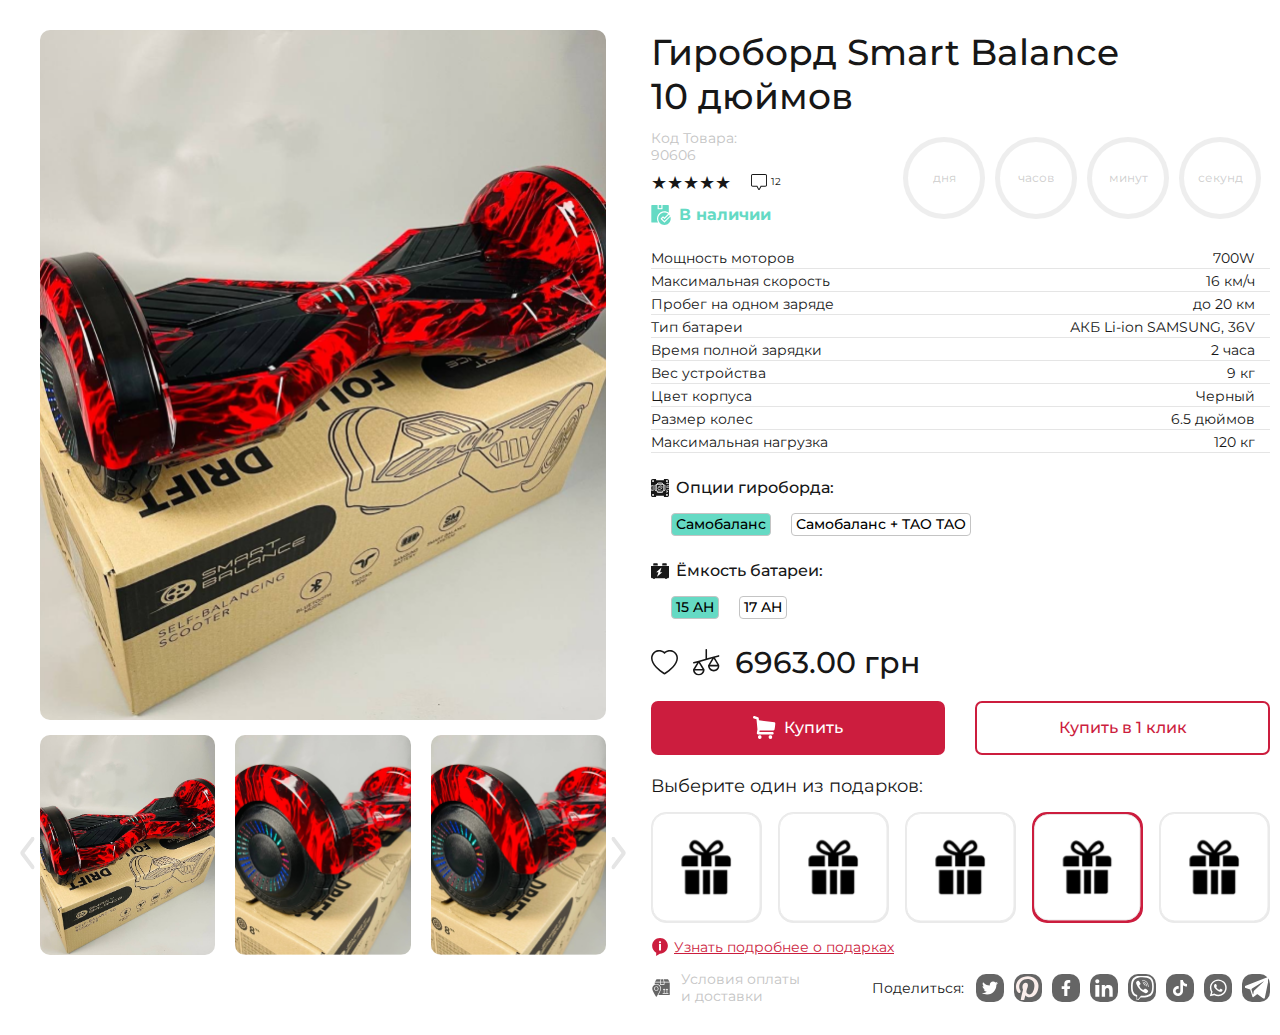
<file: index.html>
<!DOCTYPE html>
<html lang="ru">
	 <head>
	<title>Main</title>
	<meta charset="UTF-8">
	<meta name="format-detection" content="telephone=no">
	<link rel="stylesheet" href="css/style.min.css">
	<link rel="shortcut icon" href="favicon.ico">
	<link rel="apple-touch-icon" href="https://mellowpromo.com/wp-content/themes/mellow/library/images/apple-touch-icon.png">
	<link rel="icon" href="https://mellowpromo.com/wp-content/themes/mellow/favicon.png">
	<link rel='stylesheet' id='wp-block-library-css' href='https://mellowpromo.com/wp-includes/css/dist/block-library/style.min.css' type='text/css' media='all' />
	<link rel='stylesheet' id='contact-form-7-css' href='https://mellowpromo.com/wp-content/plugins/contact-form-7/includes/css/styles.css' type='text/css' media='all' />
	<link rel='stylesheet' id='bones-stylesheet-css' href='https://mellowpromo.com/wp-content/themes/mellow/library/css/style.css' type='text/css' media='all' />
	<link rel='stylesheet' id='bones-stylesheet-child-css' href='https://mellowpromo.com/wp-content/themes/mellow/library/css/mellow.css?v=1638603975' type='text/css' media='all' />
	<!-- <meta name="robots" content="noindex, nofollow"> -->
	<!-- <meta name="viewport" content="width=device-width, initial-scale=1.0, maximum-scale=1.0, user-scalable=0"> -->
	<meta name="viewport" content="width=device-width, initial-scale=1.0">
</head>
	<body>
		<div class="wrapper">
			<main class="page">
				<div class="product">
					<div class="product__container">
						<div class="product__images images-product">
							<div class="images-product__slider">
								<div class="images-product__mainslider _swiper">
									<a href="" class="images-product__mainslide">
										<div class="images-product__image">
											<img src="./img/product-card-main.png" alt="">
										</div>
									</a>
									<a href="" class="images-product__mainslide">
										<div class="images-product__image">
											<img src="./img/product-card.png" alt="">
										</div>
									</a>
									<a href="" class="images-product__mainslide">
										<div class="images-product__image">
											<img src="./img/product-card-main.png" alt="">
										</div>
									</a>
								</div>
								<div class="images-product__subslider _swiper">
									<div class="images-product__subslide">
										<div class="images-product__subimage">
											<img src="./img/product-card-main.png" alt="">
										</div>
									</div>
									<div class="images-product__subslide">
										<div class="images-product__subimage">
											<img src="./img/product-card.png" alt="">
										</div>
									</div>
									<div class="images-product__subslide">
										<div class="images-product__subimage">
											<img src="./img/product-card.png" alt="">
										</div>
									</div>
								</div>
								<div class="images-product__arrows">
									<div class="images-product__arrow-next"><img src="./img/icons-card/arrow.svg" alt=""></div>
									<div class="images-product__arrow-prev"><img src="./img/icons-card/arrow.svg" alt=""></div>
								</div>
							</div>
						</div>
						<div class="product__body">
							<div class="product__items">
								<div class="product__item item-product">
									<h2>Гироборд Smart Balance<br>
										10 дюймов
									</h2>
									<div class="item-product__description description-item-product">
										<div class="description-item-product__left">
											<div class="description-item-product__code">
												Код Товара: 90606
											</div>
											<div class="description-item-product__stars">
												<div class="description-item-product__rating rating">
													<div class="rating__body">
														<div class="rating__active"></div>
														<div class="rating__items">
															<input type="radio" class="rating__item" value="1" name="rating">
															<input type="radio" class="rating__item" value="2" name="rating">
															<input type="radio" class="rating__item" value="3" name="rating">
															<input type="radio" class="rating__item" value="4" name="rating">
															<input type="radio" class="rating__item" value="5" name="rating">
														</div>
													</div>
													<div class="rating__value">0</div>
												</div>
												<a href="" class="description-item-product__comment">
													<img src="./img/icons-card/comment.svg" alt="">
													<span class="description-item-product__num">12</span>
												</a>
											</div>
											<div class="description-item-product__text">
												<img src="./img/icons-card/stock.svg" alt="">
												В наличии
											</div>
										</div>
										<div class="description-item-product__right">
											<div class="timer">
												<div class="item id">
													<div class="d"></div>
													<svg width="83" height="83" xmlns="http://www.w3.org/2000/svg">
														<g>
															<title>clock</title>
															<circle class="circle" r="38" cy="41" cx="41" stroke-width="5.2" fill="none"></circle>
														</g>
													</svg>
												</div>
												<div class="item ih">
													<div class="h"></div>
													<svg width="83" height="83" xmlns="http://www.w3.org/2000/svg">
														<g>
															<title>clock</title>
															<circle class="circle" r="38" cy="41" cx="41" stroke-width="5.2" fill="none"></circle>
														</g>
													</svg>
												</div>
												<div class="item im">
													<div class="m"></div>
													<svg width="83" height="83" xmlns="http://www.w3.org/2000/svg">
														<g>
															<title>clock</title>
															<circle class="circle" r="38" cy="41" cx="41" stroke-width="5.2" fill="none"></circle>
														</g>
													</svg>
												</div>
												<div class="item is">
													<div class="s"></div>
													<svg width="83" height="83" xmlns="http://www.w3.org/2000/svg">
														<g>
															<title>clock</title>
															<circle class="circle" r="38" cy="41" cx="41" stroke-width="5.2" fill="none"></circle>
														</g>
													</svg>
												</div>
											</div>
										</div>
									</div>
									<div class="item-product__characteristic characteristic-item-product">
										<ul>
											<li>
												<span class="characteristic-item-product__label">Мощность моторов</span>
												<span class="characteristic-item-product__cor">700W</span>
											</li>
											<li>
												<span class="characteristic-item-product__label">Максимальная скорость</span>
												<span class="characteristic-item-product__cor">16 км/ч</span>
											</li>
											<li>
												<span class="characteristic-item-product__label">Пробег на одном заряде</span>
												<span class="characteristic-item-product__cor">до 20 км</span>
											</li>
											<li>
												<span class="characteristic-item-product__label">Тип батареи</span>
												<span class="characteristic-item-product__cor">АКБ Li-ion SAMSUNG, 36V</span>
											</li>
											<li>
												<span class="characteristic-item-product__label">Время полной зарядки</span>
												<span class="characteristic-item-product__cor">2 часа</span>
											</li>
											<li>
												<span class="characteristic-item-product__label">Вес устройства</span>
												<span class="characteristic-item-product__cor">9 кг</span>
											</li>
											<li>
												<span class="characteristic-item-product__label">Цвет корпуса</span>
												<span class="characteristic-item-product__cor">Черный</span>
											</li>
											<li>
												<span class="characteristic-item-product__label">Размер колес</span>
												<span class="characteristic-item-product__cor">6.5 дюймов</span>
											</li>
											<li>
												<span class="characteristic-item-product__label">Максимальная нагрузка</span>
												<span class="characteristic-item-product__cor">120 кг</span>
											</li>
										</ul>
									</div>
									<div class="item-product__option option-item-product">
										<div class="option-item-product__text">
											<img src="./img/icons-card/motherboard.svg" alt="">
											<div class="option-item-product__title">Опции гироборда:</div>
										</div>
										<div class="option-item-product__items">
											<div class="option-item-product__item">
												<div class="option-item-product__column">
													<label class="option-item-product__form">
														<input checked data-error="Ошибка" class="option-item-product__input" type="radio" value="1" name="form[]">
														<span class="option-item-product__label">Самобаланс</span>
													</label>
												</div>
												<div class="option-item-product__column">
													<label class="option-item-product__form">
														<input data-error="Ошибка" class="option-item-product__input" type="radio" value="2" name="form[]">
														<span class="option-item-product__label">Самобаланс + TAO TAO</span>
													</label>
												</div>
											</div>
										</div>
									</div>
									<div class="item-product__battery battery-item-product">
										<div class="battery-item-product__text">
											<img src="./img/icons-card/battery.svg" alt="">
											<div class="battery-item-product__title">Ёмкость батареи:</div>
										</div>
										<div class="battery-item-product__items">
											<div class="battery-item-product__item">
												<div class="battery-item-product__column">
													<label class="battery-item-product__form">
														<input checked data-error="Ошибка" class="battery-item-product__input" type="radio" value="1" name="form[2]">
														<span class="battery-item-product__label">15 AH</span>
													</label>
												</div>
												<div class="battery-item-product__column">
													<label class="battery-item-product__form">
														<input data-error="Ошибка" class="battery-item-product__input" type="radio" value="2" name="form[2]">
														<span class="battery-item-product__label">17 AH</span>
													</label>
												</div>
											</div>
										</div>
									</div>
									<div class="item-product__button-buy button-buy-item-product">
										<div class="button-buy-item-product__sum">
											<img src="./img/icons-card/heart.svg" alt="">
											<img src="./img/icons-card/balance.svg" alt="">
											<span>6963.00 грн</span>
										</div>
										<div class="button-buy-item-product__row">
											<a href="" class="button-buy-item-product__button-one">
												<span>Купить</span>
											</a>
											<a href="" class="button-buy-item-product__button-two">
												<span>Купить в 1 клик</span>
											</a>
										</div>
									</div>
									<div class="item-product__presents presents-item-product">
										<div class="presents-item-product__text">
											<div class="presents-item-product__title">Выберите один из подарков:</div>
										</div>
										<div class="presents-item-product__items">
											<div class="presents-item-product__item">
												<div class="presents-item-product__column">
													<label class="presents-item-product__form">
														<input data-error="Ошибка" class="presents-item-product__input" type="radio" value="1" name="form[3]">
														<img class="presents-item-product__label" src="./img/icons-card/presents.svg" alt="">
													</label>
												</div>
												<div class="presents-item-product__column">
													<label class="presents-item-product__form">
														<input data-error="Ошибка" class="presents-item-product__input" type="radio" value="2" name="form[3]">
														<img class="presents-item-product__label" src="./img/icons-card/presents.svg" alt="">
													</label>
												</div>
												<div class="presents-item-product__column">
													<label class="presents-item-product__form">
														<input data-error="Ошибка" class="presents-item-product__input" type="radio" value="3" name="form[3]">
														<img class="presents-item-product__label" src="./img/icons-card/presents.svg" alt="">
													</label>
												</div>
												<div class="presents-item-product__column">
													<label class="presents-item-product__form">
														<input checked data-error="Ошибка" class="presents-item-product__input" type="radio" value="4" name="form[3]">
														<img class="presents-item-product__label" src="./img/icons-card/presents.svg" alt="">
													</label>
												</div>
												<div class="presents-item-product__column">
													<label class="presents-item-product__form">
														<input data-error="Ошибка" class="presents-item-product__input" type="radio" value="5" name="form[3]">
														<img class="presents-item-product__label" src="./img/icons-card/presents.svg" alt="">
													</label>
												</div>
											</div>
										</div>
										<a href="" class="presents-item-product__question">
											<img src="./img/icons-card/question.svg" alt="">
											<span>Узнать подробнее о подарках</span>
										</a>
									</div>
									<div class="item-product__pay pay-item-product">
										<a href="" class="pay-item-product__text">
											<img src="./img/icons-card/pay.svg" alt="">
											<span>Условия оплаты<br>
												и доставки</span>
										</a>
										<div class="pay-item-product__social">
											<div class="social__text">Поделиться:</div>
											<a href="" class="social__icon-twitter"></a>
											<a href="" class="social__icon-penterest"></a>
											<a href="" class="social__icon-facebook"></a>
											<a href="" class="social__icon-in"></a>
											<a href="" class="social__icon-viber"></a>
											<a href="" class="social__icon-tiktok"></a>
											<a href="" class="social__icon-whatsapp"></a>
											<a href="" class="social__icon-telegram"></a>
										</div>
									</div>
								</div>
							</div>
						</div>
					</div>
				</div>
			</main>
			<!-- Swiper -->
<!-- <script src="https://unpkg.com/swiper/swiper-bundle.min.js"></script> -->
<script src="js/vendors.min.js"></script>
<script src="js/app.min.js"></script>

<script type='text/javascript' src='https://mellowpromo.com/wp-content/themes/mellow/library/js/libs/modernizr.custom.min.js' id='bones-modernizr-js'></script>
<script type='text/javascript' src='https://mellowpromo.com/wp-includes/js/jquery/jquery.min.js' id='jquery-core-js'></script>
<script type='text/javascript' src='https://mellowpromo.com/wp-includes/js/jquery/jquery-migrate.min.js' id='jquery-migrate-js'></script>
<script type='text/javascript' src='https://mellowpromo.com/wp-includes/js/dist/vendor/regenerator-runtime.min.js' id='regenerator-runtime-js'></script>
<script type='text/javascript' src='https://mellowpromo.com/wp-includes/js/dist/vendor/wp-polyfill.min.js' id='wp-polyfill-js'></script>
<script type='text/javascript' id='contact-form-7-js-extra'></script>
<script type='text/javascript' src='https://mellowpromo.com/wp-content/plugins/contact-form-7/includes/js/index.js' id='contact-form-7-js'></script>
<script type='text/javascript' src='https://mellowpromo.com/wp-content/themes/mellow/library/js/scripts.js' id='bones-js-js'></script>
<script type='text/javascript' src='https://mellowpromo.com/wp-content/themes/mellow/library/js/mellow.js?v=1638610968' id='bones-js-child-js'></script>
<script type='text/javascript' src='https://mellowpromo.com/wp-includes/js/wp-embed.min.js' id='wp-embed-js'></script>

<script src="https://code.jquery.com/jquery-3.3.6.min.js"></script>


		</body>
	</html>
</file>
<file: css/style.min.css>
@charset "UTF-8";
@import url("https://fonts.googleapis.com/css2?family=Roboto:wght@400;300;700;900&display=swap&subset=cyrillic-ext");
@import url("https://fonts.googleapis.com/css2?family=Paytone+One&display=swap");
@import url("https://fonts.googleapis.com/css2?family=Montserrat:wght@200;400;500;700&display=swap&subset=cyrillic-ext");
@font-face {
  font-family: "icons";
  font-display: swap;
  src: url("../fonts/icons.woff") format("woff"), url("../fonts/icons.woff2#icons") format("woff2");
  font-weight: normal;
  font-style: normal;
  font-display: block;
}
[class^=_icon-]:before,
[class*=" _icon-"]:before {
  font-family: "icons";
  font-style: normal;
  font-weight: normal;
  font-variant: normal;
  text-transform: none;
  line-height: 1;
  -webkit-font-smoothing: antialiased;
  -moz-osx-font-smoothing: grayscale;
}

[class^=_icon-]:before,
[class*=" _icon-"]:before {
  display: block;
}

._icon-arrow:before {
  content: "\e900";
}

/*$maxWidthContainer: 1280;*/
* {
  padding: 0px;
  margin: 0px;
  border: 0px;
}

*,
*:before,
*:after {
  -moz-box-sizing: border-box;
  -webkit-box-sizing: border-box;
  box-sizing: border-box;
}

aside,
nav,
footer,
header,
section {
  display: block;
}

html {
  font-size: 14px;
}

html,
body {
  height: 100%;
  min-width: 375px;
}

body {
  line-height: 1;
  font-family: "Paytone One", sans-serif;
  -ms-text-size-adjust: 100%;
  -moz-text-size-adjust: 100%;
  -webkit-text-size-adjust: 100%;
}

input,
button,
textarea {
  font-family: "Paytone One", sans-serif;
  font-size: inherit;
}

input::-ms-clear {
  display: none;
}

button {
  cursor: pointer;
  background-color: inherit;
}

button::-moz-focus-inner {
  padding: 0;
  border: 0;
}

a,
a:visited {
  text-decoration: none;
}

a:hover {
  text-decoration: none;
}

ul li {
  list-style: none;
}

img {
  vertical-align: top;
}

h1,
h2,
h3,
h4,
h5,
h6 {
  font-weight: inherit;
  font-size: inherit;
}

/*
&::-webkit-scrollbar {
	display: none;
}
*/
body {
  height: 100%;
  color: #000000;
}

.wrapper {
  width: 100%;
  min-height: 100%;
  position: relative;
}

._container {
  max-width: 1400px;
  margin: 0 auto;
}
@media (max-width: 1412) {
  ._container {
    max-width: 970px;
  }
}
@media (max-width: 991.98) {
  ._container {
    max-width: 750px;
  }
}
@media (max-width: 767.98) {
  ._container {
    max-width: none;
  }
}
@media (max-width: 479.98) {
  ._container {
    max-width: none;
  }
}

._swiper {
  overflow: hidden;
}
._swiper .swiper-wrapper {
  width: 100%;
  height: 100%;
  box-sizing: content-box;
  display: flex;
  position: relative;
}
._swiper.swiper-container-vertical .swiper-wrapper {
  flex-direction: column;
}
._swiper.swiper-container-autoheight .swiper-wrapper {
  align-items: flex-start;
}

.swiper-container-initialized .swiper-slide {
  flex-shrink: 0;
}

.swiper-container-android .swiper-slide,
.swiper-container-android .swiper-wrapper {
  transform: translate3d(0px, 0, 0);
}

.swiper-button-lock {
  display: none !important;
}

._tabs-block {
  display: none;
}
._tabs-block._active {
  display: block;
}

.mirror {
  transform: scale(-1, 1);
}

.nicescroll-rails {
  z-index: 1000 !important;
}

._custom-scroll {
  position: fixed;
  right: 0;
  top: 0;
  width: 3px;
  height: 100%;
  z-index: 1000;
}
._custom-scroll__line {
  background-color: rgba(0, 0, 0, 0.5);
  border-radius: 3px 0 0 3px;
  position: relative;
  left: 0;
  top: 0;
  width: 100%;
}

.product {
  margin: 30px 0px 30px 0px;
}
.product__container {
  display: flex;
  padding: 0px 10px 0px 10px;
}
@media (max-width: 1200px) {
  .product__container {
    flex-direction: column;
  }
}
.product__images {
  position: relative;
  flex: 0 1 760px;
  min-width: 0;
  margin: 0px 15px 0px 0px;
  padding: 0px 30px 0px 30px;
}
@media (max-width: 1200px) {
  .product__images {
    flex: 0 1 100%;
    margin: 0px 0px 30px 0px;
  }
}
.product__body {
  flex: 0 1 624px;
}
@media (max-width: 1200px) {
  .product__body {
    flex: 0 1 100%;
  }
}
.product__item h2 {
  font-family: "Montserrat", sans-serif;
  font-weight: 500;
  font-size: 36px;
  line-height: 44px;
  color: #171717;
  margin: 0px 0px 12px 0px;
}
@media (max-width: 480px) {
  .product__item h2 {
    font-size: 32px;
  }
}

.images-product__slider {
  position: relative;
}
.images-product__image {
  display: flex;
  align-items: center;
  justify-content: center;
  margin: 0px 0px 15px 0px;
}
.images-product__image img {
  border-radius: 10px;
  width: 100%;
  height: 690px;
  object-fit: cover;
}
@media (max-width: 600px) {
  .images-product__image img {
    height: 400px;
  }
}
.images-product__subslider {
  margin: 0px -10px;
}
.images-product__subslide {
  padding: 0px 10px;
}
.images-product__subimage {
  transition: all 0.3s ease 0s;
}
.images-product__subimage img {
  border-radius: 10px;
  width: 100%;
  height: 220px;
  object-fit: cover;
}
@media (max-width: 480px) {
  .images-product__subimage img {
    height: 180px;
  }
}
.images-product__arrows {
  cursor: pointer;
  display: flex;
  position: absolute;
  top: 89%;
  transform: translate(0px, -50%);
  width: calc(100% + 50px);
  z-index: 5;
  left: -25px;
  justify-content: space-between;
}
@media (max-width: 600px) {
  .images-product__arrows {
    top: 85%;
  }
}
.images-product__arrow-next {
  color: #c4c4c4;
  font-size: 26px;
}
.images-product__arrow-prev {
  color: #c4c4c4;
  font-size: 26px;
  transform: rotate(180deg);
}

.item-product__description {
  display: flex;
  align-items: center;
  justify-content: space-between;
  margin: 0px 0px 23px 0px;
}
@media (max-width: 600px) {
  .item-product__description {
    align-items: start;
    justify-content: start;
    flex-direction: column;
  }
}
.item-product__characteristic {
  margin: 0px 0px 25px 0px;
}
.item-product__option {
  margin: 0px 0px 25px 0px;
}
.item-product__battery {
  margin: 0px 0px 25px 0px;
}
.item-product__button-buy {
  margin: 0px 0px 20px 0px;
}
.item-product__presents {
  margin: 0px 0px 15px 0px;
}
.item-product__pay {
  display: flex;
  justify-content: space-between;
}
@media (max-width: 650px) {
  .item-product__pay {
    flex-direction: column;
    justify-content: start;
  }
}

.description-item-product__left {
  flex: 0 1 133px;
}
@media (max-width: 600px) {
  .description-item-product__left {
    flex: 1 1 100%;
    margin: 0px 0px 20px 0px;
  }
}
.description-item-product__right {
  flex: 0 1 367px;
}
@media (max-width: 600px) {
  .description-item-product__right {
    flex: 1 1 100%;
  }
}
.description-item-product__code {
  font-family: "Montserrat", sans-serif;
  font-weight: 400;
  font-size: 14px;
  line-height: 17px;
  color: #c4c4c4;
  margin: 0px 0px 10px 0px;
}
.description-item-product__stars {
  display: flex;
  align-items: center;
  margin: 0px 0px 15px 0px;
}
.description-item-product__rating {
  display: flex;
  align-items: flex-end;
  font-size: 18px;
  line-height: 0.75;
  transition: opacity 0.3s ease 0s;
  margin: 0px 20px 0px 0px;
}
.description-item-product__comment {
  display: flex;
  align-items: center;
}
.description-item-product__comment img {
  width: 16px;
  height: 16px;
}
.description-item-product__num {
  font-family: "Montserrat", sans-serif;
  font-weight: 400;
  font-size: 10px;
  line-height: 12px;
  color: #171717;
  display: flex;
  margin: 0px 0px 0px 4px;
}
.description-item-product__text {
  font-family: "Montserrat", sans-serif;
  font-weight: 700;
  font-size: 16px;
  line-height: 20px;
  color: #65dac4;
}
.description-item-product__text img {
  width: 20px;
  height: 20px;
  margin: 0px 3px 0px 0px;
}

.rating__body {
  position: relative;
}
.rating__body::before {
  content: "★★★★★";
  display: block;
  color: #171717;
}
.rating__active {
  position: absolute;
  width: 0%;
  height: 100%;
  top: 0;
  left: 0;
  overflow: hidden;
}
.rating__active::before {
  content: "★★★★★";
  position: absolute;
  width: 100%;
  height: 100%;
  top: 0;
  left: 0;
  color: #ffd300;
}
.rating__items {
  display: flex;
  position: absolute;
  width: 100%;
  height: 100%;
  top: 0;
  left: 0;
}
.rating__item {
  flex: 0 0 16%;
  height: 100%;
  opacity: 0;
}
.rating__value {
  display: none;
}

.timer {
  display: flex;
}

.item {
  display: flex;
  position: relative;
}
.item:not(:last-child) {
  margin-right: 10px;
}
.item .d,
.item .h,
.item .m,
.item .s {
  display: flex;
  flex-direction: column;
  justify-content: center;
  align-items: center;
  position: absolute;
  top: 0;
  left: 0;
  bottom: 0;
  right: 0;
  background: #fff;
  border-radius: 50%;
  border: 5px solid rgba(160, 160, 160, 0.18);
  font-family: "Montserrat", sans-serif;
  font-weight: 500;
  font-size: 16px;
  line-height: 20px;
  color: #171717;
}
.item .d:after,
.item .h:after,
.item .m:after,
.item .s:after {
  font-family: "Montserrat", sans-serif;
  color: rgba(23, 23, 23, 0.2);
  font-weight: 500;
  font-size: 12px;
  line-height: 15px;
}
.item svg {
  width: 82px;
  height: 82px;
  transform: rotate(-90deg);
  stroke: #65dac4;
}
.item .circle {
  stroke-dasharray: 245;
  stroke-dashoffset: 245;
  transition: all 300ms linear;
}

.d:after {
  content: "дня";
}

.h:after {
  content: "часов";
}

.m:after {
  content: "минут";
}

.s:after {
  content: "секунд";
}

.characteristic-item-product ul li {
  display: flex;
  justify-content: space-between;
  align-items: center;
  border-bottom: 1px solid #e5e5e5;
  margin: 2px 0px 2px 0px;
}
.characteristic-item-product__label {
  font-family: "Montserrat", sans-serif;
  font-weight: 400;
  font-size: 14px;
  line-height: 20px;
  color: #171717;
  margin: 0px 20px 0px 0px;
}
.characteristic-item-product__cor {
  font-family: "Montserrat", sans-serif;
  font-weight: 400;
  font-size: 14px;
  line-height: 20px;
  color: #171717;
  margin: 0px 15px 0px 0px;
}
@media (max-width: 480px) {
  .characteristic-item-product__cor {
    width: 200px;
    text-align: right;
    margin: 0px 0px 0px 0px;
  }
}

.option-item-product__text {
  display: flex;
  align-items: center;
  margin: 0px 0px 15px 0px;
}
.option-item-product__text img {
  width: 18px;
  height: 18px;
  margin: 0px 7px 0px 0px;
}
.option-item-product__title {
  font-family: "Montserrat", sans-serif;
  font-weight: 500;
  font-size: 16px;
  line-height: 20px;
  color: #171717;
}
.option-item-product__items {
  margin: 0px 20px 0px 20px;
}
.option-item-product__item {
  display: flex;
  flex-wrap: wrap;
  margin: -10px;
}
.option-item-product__column {
  padding: 10px;
}
.option-item-product__form {
  position: relative;
}
.option-item-product__input {
  position: absolute;
  width: 0;
  height: 0;
  opacity: 0;
  visibility: hidden;
}
.option-item-product__input:checked + .option-item-product__label {
  border-radius: 4px;
  background-color: #65dac4;
}
.option-item-product__label {
  display: inline-flex;
  align-items: center;
  position: relative;
  cursor: pointer;
  padding: 2px 4px;
  text-align: center;
  align-items: center;
  border-radius: 4px;
  border: 1px solid #c4c4c4;
  background-color: #ffffff;
  font-family: "Montserrat", sans-serif;
  font-weight: 500;
  font-size: 14px;
  line-height: 17px;
  color: #000000;
}

.battery-item-product__text {
  display: flex;
  align-items: center;
  margin: 0px 0px 15px 0px;
}
.battery-item-product__text img {
  width: 18px;
  height: 18px;
  margin: 0px 7px 0px 0px;
}
.battery-item-product__title {
  font-family: "Montserrat", sans-serif;
  font-weight: 500;
  font-size: 16px;
  line-height: 20px;
  color: #171717;
}
.battery-item-product__items {
  margin: 0px 20px 0px 20px;
}
.battery-item-product__item {
  display: flex;
  flex-wrap: wrap;
  margin: -10px;
}
.battery-item-product__column {
  padding: 10px;
}
.battery-item-product__form {
  position: relative;
}
.battery-item-product__input {
  position: absolute;
  width: 0;
  height: 0;
  opacity: 0;
  visibility: hidden;
}
.battery-item-product__input:checked + .battery-item-product__label {
  border-radius: 4px;
  background-color: #65dac4;
}
.battery-item-product__label {
  display: inline-flex;
  align-items: center;
  position: relative;
  cursor: pointer;
  padding: 2px 4px;
  text-align: center;
  align-items: center;
  border-radius: 4px;
  border: 1px solid #c4c4c4;
  background-color: #ffffff;
  font-family: "Montserrat", sans-serif;
  font-weight: 500;
  font-size: 14px;
  line-height: 17px;
  color: #000000;
}

.button-buy-item-product__sum {
  display: flex;
  align-items: center;
  margin: 0px 0px 20px 0px;
}
.button-buy-item-product__sum img {
  width: 27px;
  height: 27px;
  margin: 0px 15px 0px 0px;
}
.button-buy-item-product__sum span {
  font-family: "Montserrat", sans-serif;
  font-weight: 500;
  font-size: 30px;
  line-height: 37px;
  color: #171717;
}
.button-buy-item-product__row {
  display: flex;
}
.button-buy-item-product__button-one {
  flex: 0 1 296px;
  margin: 0px 15px 0px 0px;
  background: #cc1d3e;
  border-radius: 7px;
  padding: 15px;
  transition: all 0.3s ease 0s;
}
.button-buy-item-product__button-one span {
  transition: all 0.3s ease 0s;
  display: flex;
  justify-content: center;
  align-items: center;
  text-align: center;
  font-family: "Montserrat", sans-serif;
  font-weight: 500;
  font-size: 16px;
  line-height: 20px;
  color: #ffffff;
}
.button-buy-item-product__button-one span::before {
  content: "";
  transition: all 0.3s ease 0s;
  display: block;
  background: url("../img/icons-card/shopping-cart.svg") 0 0 no-repeat;
  width: 23px;
  height: 23px;
  margin: 0px 8px 0px 0px;
}
.button-buy-item-product__button-one:hover {
  transition: all 0.3s ease 0s;
  background: #65dac4;
}
.button-buy-item-product__button-one:hover span {
  transition: all 0.3s ease 0s;
  font-weight: 500;
  color: #171717;
}
.button-buy-item-product__button-one:hover span::before {
  content: "";
  transition: all 0.3s ease 0s;
  background: url("../img/icons-card/shopping-cart-black.svg") 0 0 no-repeat;
}
.button-buy-item-product__button-two {
  flex: 0 1 296px;
  margin: 0px 0px 0px 15px;
  background: #ffffff;
  border: 2px solid #cc1d3e;
  box-sizing: border-box;
  border-radius: 7px;
  padding: 15px;
  transition: all 0.3s ease 0s;
}
.button-buy-item-product__button-two span {
  display: flex;
  justify-content: center;
  align-items: center;
  text-align: center;
  font-family: "Montserrat", sans-serif;
  font-weight: 500;
  font-size: 16px;
  line-height: 20px;
  color: #cc1d3e;
}
.button-buy-item-product__button-two:hover {
  transition: all 0.3s ease 0s;
  border: 2px solid #65dac4;
}
.button-buy-item-product__button-two:hover span {
  transition: all 0.3s ease 0s;
  font-weight: 500;
  color: #171717;
}

.presents-item-product__text {
  margin: 0px 0px 15px 0px;
}
.presents-item-product__title {
  font-family: "Montserrat", sans-serif;
  font-weight: 400;
  font-size: 18px;
  line-height: 22px;
  color: #171717;
}
.presents-item-product__items {
  margin: 0px 0px 15px 0px;
}
.presents-item-product__item {
  display: flex;
  margin: -8px -8px;
}
@media (max-width: 650px) {
  .presents-item-product__item {
    flex-wrap: wrap;
  }
}
.presents-item-product__column {
  padding: 8px 8px;
}
@media (max-width: 650px) {
  .presents-item-product__column {
    flex: 0 1 20%;
  }
}
.presents-item-product__form {
  position: relative;
}
.presents-item-product__input {
  position: absolute;
  width: 0;
  height: 0;
  opacity: 0;
  visibility: hidden;
}
.presents-item-product__label {
  cursor: pointer;
  border: 1px solid #eaeaea;
  background-color: #eaeaea;
  box-sizing: border-box;
  border-radius: 15px;
  width: 111px;
  height: 111px;
}
.presents-item-product__question {
  display: flex;
  align-items: center;
  transition: all 0.3s ease 0s;
}
.presents-item-product__question img {
  width: 18px;
  height: 18px;
  margin: 0px 5px 0px 0px;
}
.presents-item-product__question span {
  font-family: "Montserrat", sans-serif;
  font-weight: 400;
  font-size: 14px;
  line-height: 17px;
  text-decoration-line: underline;
  color: #cc1d3e;
}
.presents-item-product__question:hover span {
  transition: all 0.3s ease 0s;
  text-decoration-line: none;
}

.presents-item-product__input:checked + .presents-item-product__label {
  border: 2px solid #cc1d3e;
  background-color: #cc1d3e;
  box-sizing: border-box;
  border-radius: 15px;
}

.pay-item-product__text {
  display: flex;
  align-items: center;
  transition: all 0.3s ease 0s;
}
.pay-item-product__text span {
  font-family: "Montserrat", sans-serif;
  font-weight: 400;
  font-size: 14px;
  line-height: 17px;
  color: #c4c4c4;
}
.pay-item-product__text img {
  width: 20px;
  height: 20px;
  margin: 0px 10px 0px 0px;
}
.pay-item-product__text:hover span {
  transition: all 0.3s ease 0s;
  text-decoration: underline;
  color: #c4c4c4;
}
@media (max-width: 650px) {
  .pay-item-product__text {
    margin: 0px 0px 20px 0px;
  }
}
.pay-item-product__social {
  display: flex;
  flex-wrap: wrap;
  align-items: center;
}

.social__text {
  font-family: "Montserrat", sans-serif;
  font-weight: 400;
  font-size: 14px;
  line-height: 17px;
  color: #171717;
  margin: 0px 12px 0px 0px;
}
.social__icon-twitter {
  cursor: pointer;
  display: flex;
  justify-content: center;
  align-items: center;
  width: 28px;
  height: 28px;
  background: #656565;
  border-radius: 10px;
  margin: 0px 10px 0px 0px;
  transition: all 0.3s ease 0s;
}
.social__icon-twitter::before {
  content: "";
  display: block;
  width: 24px;
  height: 24px;
  background: url("../img/icons-card/twitter.svg") 50% 50% no-repeat;
}
.social__icon-twitter:last-child {
  margin: 0px 0px 0px 0px;
}
.social__icon-twitter:hover {
  transition: all 0.3s ease 0s;
  background: #cc1d3e;
}
.social__icon-penterest {
  cursor: pointer;
  display: flex;
  justify-content: center;
  align-items: center;
  width: 28px;
  height: 28px;
  background: #656565;
  border-radius: 10px;
  margin: 0px 10px 0px 0px;
  transition: all 0.3s ease 0s;
}
.social__icon-penterest::before {
  content: "";
  display: block;
  width: 24px;
  height: 24px;
  background: url("../img/icons-card/pinterest.svg") 0 0 no-repeat;
}
.social__icon-penterest:last-child {
  margin: 0px 0px 0px 0px;
}
.social__icon-penterest:hover {
  transition: all 0.3s ease 0s;
  background: #cc1d3e;
}
.social__icon-facebook {
  cursor: pointer;
  display: flex;
  justify-content: center;
  align-items: center;
  width: 28px;
  height: 28px;
  background: #656565;
  border-radius: 10px;
  margin: 0px 10px 0px 0px;
  transition: all 0.3s ease 0s;
}
.social__icon-facebook::before {
  content: "";
  display: block;
  width: 24px;
  height: 24px;
  background: url("../img/icons-card/facebook.svg") 50% 50% no-repeat;
}
.social__icon-facebook:last-child {
  margin: 0px 0px 0px 0px;
}
.social__icon-facebook:hover {
  transition: all 0.3s ease 0s;
  background: #cc1d3e;
}
.social__icon-in {
  border-radius: 10px;
  margin: 0px 10px 0px 0px;
}
.social__icon-in::before {
  content: "";
  display: block;
  cursor: pointer;
  display: flex;
  justify-content: center;
  align-items: center;
  width: 28px;
  height: 28px;
  border-radius: 10px;
  transition: all 0.3s ease 0s;
  background: url("../img/icons-card/in.svg") 50% 50% no-repeat;
}
.social__icon-in:last-child {
  margin: 0px 0px 0px 0px;
}
.social__icon-in:hover {
  transition: all 0.3s ease 0s;
  background: #cc1d3e;
  border-radius: 10px;
}
.social__icon-viber {
  cursor: pointer;
  display: flex;
  justify-content: center;
  align-items: center;
  width: 28px;
  height: 28px;
  background: #656565;
  border-radius: 10px;
  margin: 0px 10px 0px 0px;
  transition: all 0.3s ease 0s;
}
.social__icon-viber::before {
  content: "";
  display: block;
  width: 24px;
  height: 24px;
  background: url("../img/icons-card/viber.svg") 50% 50% no-repeat;
}
.social__icon-viber:last-child {
  margin: 0px 0px 0px 0px;
}
.social__icon-viber:hover {
  transition: all 0.3s ease 0s;
  background: #cc1d3e;
}
.social__icon-tiktok {
  margin: 0px 10px 0px 0px;
  border-radius: 10px;
}
.social__icon-tiktok::before {
  content: "";
  display: block;
  cursor: pointer;
  display: flex;
  justify-content: center;
  align-items: center;
  width: 28px;
  height: 28px;
  border-radius: 10px;
  transition: all 0.3s ease 0s;
  background: url("../img/icons-card/tik-tok.svg") 50% 50% no-repeat;
}
.social__icon-tiktok:last-child {
  margin: 0px 0px 0px 0px;
}
.social__icon-tiktok:hover {
  transition: all 0.3s ease 0s;
  background: #cc1d3e;
  border-radius: 10px;
}
.social__icon-whatsapp {
  border-radius: 10px;
  margin: 0px 10px 0px 0px;
}
.social__icon-whatsapp::before {
  content: "";
  display: block;
  cursor: pointer;
  display: flex;
  justify-content: center;
  align-items: center;
  width: 28px;
  height: 28px;
  border-radius: 10px;
  transition: all 0.3s ease 0s;
  background: url("../img/icons-card/whatsapp.svg") 50% 50% no-repeat;
}
.social__icon-whatsapp:last-child {
  margin: 0px 0px 0px 0px;
}
.social__icon-whatsapp:hover {
  transition: all 0.3s ease 0s;
  background: #cc1d3e;
  border-radius: 10px;
}
.social__icon-telegram {
  cursor: pointer;
  display: flex;
  justify-content: center;
  align-items: center;
  width: 28px;
  height: 28px;
  background: #656565;
  border-radius: 10px;
  margin: 0px 10px 0px 0px;
  transition: all 0.3s ease 0s;
}
.social__icon-telegram::before {
  content: "";
  display: block;
  width: 23px;
  height: 23px;
  background: url("../img/icons-card/telegram.svg") 50% 50% no-repeat;
}
.social__icon-telegram:last-child {
  margin: 0px 0px 0px 0px;
}
.social__icon-telegram:hover {
  transition: all 0.3s ease 0s;
  background: #cc1d3e;
}

._swiper {
  overflow: hidden;
}
._swiper .swiper-wrapper {
  width: 100%;
  height: 100%;
  box-sizing: content-box;
  display: flex;
  position: relative;
}
._swiper.swiper-container-vertical .swiper-wrapper {
  flex-direction: column;
}
._swiper.swiper-container-autoheight .swiper-wrapper {
  align-items: flex-start;
}

.swiper-container-initialized .swiper-slide {
  flex-shrink: 0;
}

.swiper-container-android .swiper-slide,
.swiper-container-android .swiper-wrapper {
  transform: translate3d(0px, 0, 0);
}

.swiper-button-lock {
  display: none !important;
}

.page__main-home-about {
  position: relative;
  z-index: 1;
  margin: 90px 0px 0px 0px;
}
@media (max-width: 767.98px) {
  .page__main-home-about {
    margin: 90px 0px 0px 0px;
  }
}
.page__do {
  position: relative;
  z-index: 4;
  margin: -153px 0px 0px 0px;
}
@media (max-width: 991.98px) {
  .page__do {
    margin: -90px 0px 0px 0px;
  }
}
.page__benefits {
  position: relative;
  padding: 0px 0px 100px 0px;
}
@media (max-width: 991.98px) {
  .page__benefits {
    padding: 0px 0px 65px 0px;
  }
}

.main-home-about__bg {
  height: 363px;
}
@media (max-width: 767.98px) {
  .main-home-about__bg {
    height: 340px;
  }
}
.main-home-about__image-1 {
  position: absolute;
  width: 100%;
  height: 100%;
  object-fit: cover;
}
@media (min-width: 1412px) {
  .main-home-about__image-1 {
    object-position: 0% 3%;
  }
}

.do__content {
  margin: 0px 40px 0px 40px;
  background: rgba(47, 47, 47, 0.9);
}
@media (max-width: 991.98px) {
  .do__content {
    margin: 0px 0px 0px 0px;
  }
}
.do__row {
  display: flex;
  justify-content: space-between;
}
@media (max-width: 991.98px) {
  .do__row {
    flex-direction: column;
    justify-content: start;
    margin: 0px 40px 0px 40px;
  }
}
@media (max-width: 479.98px) {
  .do__row {
    margin: 0px 25px 0px 25px;
  }
}
.do__column:first-child {
  flex: 0 1 574px;
  margin: 0px 90px 0px 0px;
}
.do__column:last-child {
  flex: 0 1 690px;
  margin: 0px 0px 0px 0px;
}
@media (max-width: 991.98px) {
  .do__column:first-child {
    flex: 0 1 100%;
    margin: 0px 0px 50px 0px;
  }
  .do__column:last-child {
    flex: 0 1 100%;
    margin: 0px 0px 0px 0px;
  }
}
@media (max-width: 479.98px) {
  .do__column:first-child {
    margin: 0px 0px 30px 0px;
  }
}
.do__items {
  position: relative;
  z-index: 10;
  margin: 46px 0px 68px 0px;
  padding: 26px 55px 45px 55px;
  background: linear-gradient(90deg, #2f2f2f 7.99%, rgba(255, 255, 255, 0.442) 162.67%);
}
@media (max-width: 991.98px) {
  .do__items {
    background: linear-gradient(-180deg, #2f2f2f 7.99%, rgba(255, 255, 255, 0.442) 162.67%);
    margin: 0px 0px 0px 0px;
    padding: 20px 30px 30px 30px;
  }
}
.do__item {
  padding: 26px 50px 0px 0px;
  margin: 46px 0px 68px 0px;
}
@media (max-width: 991.98px) {
  .do__item {
    margin: 0px 0px 0px 0px;
    padding: 0px 30px 65px 30px;
  }
}
@media (max-width: 479.98px) {
  .do__item {
    padding: 0px 30px 50px 30px;
  }
}

.item-do__title {
  font-family: "Paytone One", sans-serif;
  font-size: 40px;
  line-height: 56px;
  color: #ffd600;
  margin: 0px 0px 30px 0px;
}
@media (max-width: 991.98px) {
  .item-do__title {
    font-size: 40px;
    line-height: 56px;
  }
  .item-do__title span {
    color: #ffffff;
  }
}
@media (max-width: 479.98px) {
  .item-do__title {
    margin: 0px 0px 20px 0px;
  }
}
.item-do__text {
  font-family: "Roboto", sans-serif;
  font-weight: 400;
  font-size: 14px;
  line-height: 16px;
  color: #ffffff;
}
.item-do__text span {
  font-weight: 700;
  color: #ffd600;
}
@media (max-width: 991.98px) {
  .item-do__text {
    font-size: 18px;
    line-height: 21px;
  }
}

.team__title {
  font-family: "Paytone One", sans-serif;
  padding: 30px 0px 30px 0px;
  font-weight: 400;
  font-size: 40px;
  line-height: 56px;
  text-align: center;
  color: #444444;
}
.team__title span {
  color: #ffd600;
}
@media (max-width: 991.98px) {
  .team__title {
    padding: 0px 40px 0px 40px;
  }
}
@media (max-width: 991.98px) {
  .team__title {
    padding: 30px 0px 30px 0px;
  }
}
.team__sliders {
  min-width: 0;
  position: relative;
}
.team__row {
  background: rgba(238, 238, 238, 0.9);
  padding: 113px 0px 68px 0px;
}
@media (max-width: 991.98px) {
  .team__row {
    margin: 0px 40px 30px 40px;
    padding: 45px 0px 27px 0px;
  }
}
@media (max-width: 479.98px) {
  .team__row {
    margin: 0px 20px 30px 20px;
  }
}
.team__slider {
  display: flex;
  justify-content: center;
  align-items: center;
  min-width: 0;
  margin: 0px 170px 0px 170px;
}
@media (max-width: 991.98px) {
  .team__slider {
    margin: 0px 0px 0px 0px;
  }
}
.team__slide {
  display: flex;
}
@media (max-width: 991.98px) {
  .team__slide {
    flex-direction: column;
    justify-content: center;
    align-items: center;
  }
}
.team__arrows {
  cursor: pointer;
  display: flex;
  position: absolute;
  top: 35%;
  left: 50px;
  transform: translate(0px, -50%);
  width: calc(100% - 100px);
  z-index: 5;
  justify-content: space-between;
}
@media (max-width: 991.98px) {
  .team__arrows {
    width: 53px;
    height: 53px;
    top: 50%;
    left: -30px;
    width: calc(100% + 50px);
  }
}
.team__arrow-prev {
  width: 45px;
  height: 45px;
  border-radius: 50%;
  background: #ffd600;
  color: #727272;
  font-size: 16px;
  display: flex;
  justify-content: center;
  align-items: center;
}
@media (max-width: 991.98px) {
  .team__arrow-prev {
    width: 53px;
    height: 53px;
    background: #ffffff;
    border-radius: 5px;
    font-size: 18px;
  }
}
.team__arrow-next {
  width: 45px;
  height: 45px;
  border-radius: 50%;
  background: #ffd600;
  color: #727272;
  font-size: 16px;
  display: flex;
  justify-content: center;
  align-items: center;
  transform: rotate(-180deg);
}
@media (max-width: 991.98px) {
  .team__arrow-next {
    width: 53px;
    height: 53px;
    background: #ffffff;
    border-radius: 5px;
    font-size: 18px;
  }
}
.team__dotts {
  display: flex;
  justify-content: center;
  padding: 70px 0px 8px 0px;
  margin: 0 auto;
  width: 72px;
  overflow: hidden;
}
.team__dotts .swiper-pagination-bullet {
  flex: 0 0 8px;
  margin: 0px 10px 0px 0px;
  position: relative;
  transition: all 0.3s ease 0s;
  background: #a1a1a1;
  height: 8px;
  opacity: 0.3;
  border-radius: 50%;
  cursor: pointer;
}
.team__dotts .swiper-pagination-bullet:last-child {
  margin: 0px 0px 0px 0px;
}
.team__dotts .swiper-pagination-bullet-active {
  transform: scale(1.1);
  background: #ffd600;
  opacity: 1;
}
@media (max-width: 991.98px) {
  .team__dotts {
    width: 100%;
    padding: 30px 0px 3px 0px;
  }
}

.slide-team__image {
  margin: 0px 45px 0px 0px;
}
@media (max-width: 991.98px) {
  .slide-team__image {
    margin: 0px 0px 30px 0px;
  }
}
.slide-team__title {
  font-family: "Roboto", sans-serif;
  font-weight: 700;
  font-size: 18px;
  line-height: 22px;
  color: #000000;
  margin: 0px 0px 20px 0px;
}
.slide-team__title span {
  font-family: "Roboto", sans-serif;
  font-weight: 700;
  font-size: 14px;
  line-height: 22px;
  color: #000000;
}
@media (max-width: 991.98px) {
  .slide-team__title {
    text-align: center;
  }
}
.slide-team__subtitle {
  font-family: "Roboto", sans-serif;
  font-weight: 400;
  font-size: 14px;
  line-height: 24px;
  color: #000000;
}
@media (max-width: 1412px) {
  .slide-team__subtitle br {
    display: none;
  }
}
@media (max-width: 991.98px) {
  .slide-team__subtitle {
    text-align: center;
    font-size: 18px;
    line-height: 24px;
    padding: 0px 30px 0px 30px;
  }
}

.benefits__body {
  display: flex;
  justify-content: center;
  margin: 0px 0px 0px 65px;
}
@media (max-width: 991.98px) {
  .benefits__body {
    flex-direction: column;
    margin: 0px 0px 0px 0px;
  }
}
.benefits__column-one {
  flex: 0 1 580px;
  margin: -60px 64px 0px -55px;
  background: linear-gradient(0deg, #2f2f2f 7.99%, rgba(255, 255, 255, 0) 162.67%);
  padding: 125px 52px 140px 55px;
}
@media (max-width: 991.98px) {
  .benefits__column-one {
    flex: 1 1 auto;
    margin: 0px 0px 37px 0px;
  }
}
@media (max-width: 767.98px) {
  .benefits__column-one {
    padding: 50px 25px 100px 25px;
  }
}
@media (max-width: 479.98px) {
  .benefits__column-one {
    padding: 50px 15px 70px 15px;
  }
}
.benefits__column-two {
  padding: 60px 0px 0px 0px;
}
@media (max-width: 991.98px) {
  .benefits__column-two {
    padding: 0px 0px 0px 0px;
  }
}

.column-one-benefits__title {
  font-family: "Paytone One", sans-serif;
  font-size: 40px;
  line-height: 56px;
  color: #ffffff;
  margin: 0px 0px 30px 0px;
}
.column-one-benefits__title span {
  color: #ffd600;
}
.column-one-benefits__subtitle {
  font-family: "Roboto", sans-serif;
  font-weight: 400;
  font-size: 14px;
  line-height: 26px;
  color: #ffffff;
}
@media (max-width: 991.98px) {
  .column-one-benefits__subtitle {
    font-size: 18px;
  }
}

.column-two-benefits__title {
  font-family: "Paytone One", sans-serif;
  font-size: 48px;
  line-height: 67px;
  color: #000000;
  margin: 0px 0px 40px 35px;
}
.column-two-benefits__title span {
  color: #ffd600;
}
@media (max-width: 991.98px) {
  .column-two-benefits__title {
    font-size: 40px;
    line-height: 56px;
    margin: 0px 0px 30px 45px;
  }
  .column-two-benefits__title br {
    display: none;
  }
}
@media (max-width: 479.98px) {
  .column-two-benefits__title {
    margin: 0px 0px 30px 10px;
  }
}
.column-two-benefits__list {
  background: rgba(255, 214, 0, 0.9);
  margin: 0px 0px 60px 0px;
  padding: 40px 330px 30px 60px;
}
@media (max-width: 1412px) {
  .column-two-benefits__list {
    padding: 40px 170px 30px 60px;
  }
}
@media (max-width: 991.98px) {
  .column-two-benefits__list {
    margin: 0px 96px 36px 0px;
    padding: 40px 40px 30px 40px;
  }
}
@media (max-width: 767.98px) {
  .column-two-benefits__list {
    margin: 0px 30px 36px 0px;
  }
}
@media (max-width: 479.98px) {
  .column-two-benefits__list {
    padding: 20px;
  }
}
.column-two-benefits__link {
  display: flex;
  font-family: "Roboto", sans-serif;
  font-weight: 300;
  font-size: 14px;
  line-height: 20px;
  color: #000000;
  margin: 0px 0px 3px 0px;
}
.column-two-benefits__link:last-child {
  margin: 0px 0px 0px 0px;
}
.column-two-benefits__link::before {
  content: "";
  display: block;
  width: 4px;
  height: 4px;
  padding: 2px;
  background: #000000;
  border-radius: 50%;
  margin: 7px 5px 0px 0px;
}
.column-two-benefits__button {
  font-family: "Paytone One", sans-serif;
  display: flex;
  flex-direction: column;
  font-size: 18px;
  line-height: 25px;
  text-decoration-line: underline;
  color: #000000;
  transition: all 0.3s ease 0s;
  padding: 0px 0px 0px 35px;
}
.column-two-benefits__button span {
  color: #000000;
}
.column-two-benefits__button:hover {
  transition: all 0.3s ease 0s;
  text-decoration-line: none;
  color: #000000;
}
.column-two-benefits__button:hover span {
  color: #000000;
}
@media (max-width: 991.98px) {
  .column-two-benefits__button {
    font-size: 26px;
    line-height: 36px;
    padding: 0px 0px 0px 45px;
  }
}
@media (max-width: 479.98px) {
  .column-two-benefits__button {
    padding: 0px 0px 0px 10px;
  }
}

.page__main-home {
  position: relative;
  margin: 90px 0px 72px 0px;
}
@media (max-width: 991.98px) {
  .page__main-home {
    margin: 90px 0px 34px 0px;
  }
}
.page__level {
  padding: 30px 0px 80px 0px;
  background: rgba(240, 240, 240, 0.9);
}
@media (max-width: 991.98px) {
  .page__level {
    background: #ffffff;
    padding: 0px 0px 0px 0px;
  }
}
.page__block {
  position: relative;
}
.page__audit {
  background: #f2f2f2;
  padding: 90px 0px 50px 0px;
}
@media (max-width: 991.98px) {
  .page__audit {
    background: #ffffff;
    padding: 64px 0px 54px 0px;
  }
}
.page__description {
  padding: 73px 0px 50px 0px;
}
@media (max-width: 991.98px) {
  .page__description {
    padding: 0px 0px 0px 0px;
  }
}

.main-home__bg {
  height: 363px;
}
@media (max-width: 991.98px) {
  .main-home__bg {
    height: 303px;
  }
}
.main-home__image-1 {
  position: absolute;
  width: 100%;
  height: 100%;
  object-fit: cover;
}

.level__header {
  width: 730px;
  background: #ffd600;
}
@media (max-width: 991.98px) {
  .level__header {
    width: 680px;
  }
}
@media (max-width: 767.98px) {
  .level__header {
    width: 90%;
  }
}
.level__title {
  font-family: "Paytone One", sans-serif;
  font-size: 24px;
  line-height: 20px;
  text-align: right;
  padding: 17px 45px 17px 30px;
  margin: 0px 0px 40px 0px;
}
.level__title span {
  color: #444444;
}
@media (max-width: 767.98px) {
  .level__title {
    padding: 17px 25px 17px 10px;
  }
}
@media (max-width: 650px) {
  .level__title {
    text-align: center;
    padding: 17px 25px 17px 15px;
    margin: 0px 0px 28px 0px;
  }
}
.level__content {
  position: relative;
}
.level__text {
  font-weight: 300;
  font-size: 14px;
  line-height: 16px;
  font-family: "Roboto", sans-serif;
  margin: 0px 0px 32px 50px;
}
@media (max-width: 991.98px) {
  .level__text {
    margin: 0px 0px 32px 0px;
    padding: 0px 30px 0px 30px;
  }
}
@media (max-width: 650px) {
  .level__text {
    margin: 0px 0px 10px 0px;
  }
}
@media (max-width: 991.98px) {
  .level__row {
    background: rgba(240, 240, 240, 0.9);
  }
}
.level__body {
  display: flex;
  min-width: 0;
}
@media (max-width: 991.98px) {
  .level__body {
    position: relative;
    padding: 46px 0px 46px 0px;
    margin: 0px 55px 0px 55px;
  }
}
@media (max-width: 767.98px) {
  .level__body {
    margin: 0px 25px 0px 25px;
  }
}
@media (max-width: 991.98px) {
  .level__slide {
    display: flex;
    justify-content: center;
    min-width: 0;
  }
}
.level__column-2 {
  flex: 0 1 370px;
  margin: 0px 30px 0px 0px;
}
@media (max-width: 991.98px) {
  .level__column-2 {
    flex: 0 1 100%;
    margin: 0px 0px 0px 0px;
  }
}
.level__column-3 {
  flex: 0 1 370px;
}
@media (max-width: 991.98px) {
  .level__column-3 {
    flex: 0 1 100%;
  }
}
.level__column-1 {
  flex: 0 1 475px;
  margin: 0px 30px 0px 0px;
}
@media (max-width: 991.98px) {
  .level__column-1 {
    flex: 0 1 100%;
    margin: 0px 0px 0px 0px;
  }
}
.level__item {
  padding: 32px 30px 48px 30px;
  background: linear-gradient(0deg, #2f2f2f 7.99%, rgba(255, 255, 255, 0) 162.67%);
}
@media (max-width: 991.98px) {
  .level__item {
    display: flex;
    flex-direction: column;
    height: 100%;
    padding: 30px 50px 45px 50px;
  }
}
.level__arrows {
  display: none;
}
@media (max-width: 991.98px) {
  .level__arrows {
    top: 55%;
    width: calc(100% - 55px);
    cursor: pointer;
    display: flex;
    position: absolute;
    z-index: 5;
    left: 25px;
    justify-content: space-between;
    transform: translate(0px, -50%);
  }
}
@media (max-width: 767.98px) {
  .level__arrows {
    left: 5px;
    width: calc(100% - 10px);
  }
}
@media (max-width: 991.98px) {
  .level__arrow-prev {
    width: 65px;
    height: 65px;
    background: #f2f2f2;
    border-radius: 5px;
    font-size: 22px;
    color: #727272;
    display: flex;
    justify-content: center;
    align-items: center;
  }
}
@media (max-width: 767.98px) {
  .level__arrow-prev {
    width: 53px;
    height: 53px;
  }
}
@media (max-width: 991.98px) {
  .level__arrow-next {
    width: 65px;
    height: 65px;
    background: #f2f2f2;
    border-radius: 5px;
    font-size: 22px;
    color: #727272;
    display: flex;
    justify-content: center;
    align-items: center;
    transform: rotate(-180deg);
  }
}
@media (max-width: 767.98px) {
  .level__arrow-next {
    width: 53px;
    height: 53px;
  }
}

.item-level__title {
  font-family: "Paytone One", sans-serif;
  font-size: 30px;
  line-height: 20px;
  color: #ffd600;
  margin: 0px 0px 33px 0px;
}
.item-level__title::before {
  content: "";
  display: block;
  width: 51px;
  border: 3px solid #ffd600;
  background: #ffd600;
  margin: 0px 0px 12px 0px;
}
@media (max-width: 767.98px) {
  .item-level__title {
    margin: 0px 0px 15px 0px;
  }
}
.item-level__title-2 {
  font-family: "Paytone One", sans-serif;
  font-size: 30px;
  line-height: 20px;
  color: #ffd600;
  margin: 0px 0px 33px 0px;
}
.item-level__title-2::before {
  content: "";
  display: block;
  width: 132px;
  border: 3px solid #ffd600;
  background: #ffd600;
  margin: 0px 0px 12px 0px;
}
@media (max-width: 767.98px) {
  .item-level__title-2 {
    margin: 0px 0px 15px 0px;
  }
}
.item-level__list {
  margin: 0px 0px 30px 0px;
}
@media (max-width: 991.98px) {
  .item-level__list {
    flex: 1 1 auto;
  }
}
.item-level__link {
  font-family: "Roboto", sans-serif;
  display: flex;
  font-size: 14px;
  line-height: 22px;
  font-weight: 400;
  color: #ffffff;
  margin: 0px 0px 3px 0px;
}
.item-level__link:last-child {
  margin: 0px 0px 0px 0px;
}
.item-level__link::before {
  content: "";
  display: block;
  width: 4px;
  height: 4px;
  padding: 2px;
  background: #ffffff;
  border-radius: 50%;
  margin: 10px 5px 0px 0px;
}
@media (max-width: 767.98px) {
  .item-level__link {
    font-size: 18px;
    line-height: 24px;
  }
}
.item-level__text {
  font-family: "Paytone One", sans-serif;
  font-size: 14px;
  line-height: 28px;
  color: #ffffff;
}
.item-level__text::before {
  content: "";
  display: block;
  width: 190px;
  border: 3px solid #ffd600;
  background: #ffd600;
  margin: 0px 0px 10px 0px;
}
.item-level__subtext {
  font-family: "Paytone One", sans-serif;
  font-size: 14px;
  line-height: 28px;
  color: #ffffff;
}
.item-level__subtext span {
  font-size: 24px;
  line-height: 28px;
  color: #ffd600;
  margin: 0px 5px;
}
@media (max-width: 767.98px) {
  .item-level__subtext {
    font-size: 18px;
    line-height: 28px;
  }
}

.block__bg img {
  position: absolute;
  width: 100%;
  height: 100%;
  object-fit: cover;
}
.block__content {
  position: relative;
  padding: 124px 0px 68px 0px;
  display: flex;
}
@media (max-width: 991.98px) {
  .block__content {
    flex-direction: column;
    padding: 0px 50px 0px 40px;
  }
}
@media (max-width: 479.98px) {
  .block__content {
    padding: 0px 10px 0px 10px;
  }
}
.block__column {
  margin: 0px 130px 0px 0px;
}
.block__column:last-child {
  margin: 0px 0px 0px 0px;
}
@media (max-width: 991.98px) {
  .block__column {
    margin: 0px 0px 82px 0px;
  }
  .block__column:last-child {
    margin: 0px 0px 0px 0px;
  }
}
@media (max-width: 479.98px) {
  .block__column {
    margin: 0px 0px 50px 0px;
  }
  .block__column:last-child {
    margin: 0px 0px 0px 0px;
  }
}
.block__item {
  background: rgba(255, 255, 255, 0.95);
  padding: 45px 80px 43px 106px;
  height: 100%;
}
@media (max-width: 991.98px) {
  .block__item {
    padding: 45px 40px 35px 60px;
  }
}
@media (max-width: 479.98px) {
  .block__item {
    padding: 40px;
  }
}
.block__item-2 {
  background: rgba(255, 255, 255, 0.95);
  padding: 45px 101px 43px 76px;
  height: 100%;
}
@media (max-width: 991.98px) {
  .block__item-2 {
    padding: 45px 40px 35px 60px;
  }
}
@media (max-width: 479.98px) {
  .block__item-2 {
    padding: 40px;
  }
}

.item-block__title {
  font-family: "Paytone One", sans-serif;
  font-size: 24px;
  line-height: 34px;
  color: #ffd600;
}
.item-block__subtitle {
  font-family: "Paytone One", sans-serif;
  font-size: 24px;
  line-height: 34px;
  color: #000000;
  margin: 0px 0px 20px 0px;
}
.item-block__text {
  flex: 1 1 100%;
  font-family: "Roboto", sans-serif;
  font-weight: 300;
  font-size: 14px;
  line-height: 16px;
  color: #000000;
}

.audit__title-adapt {
  display: none;
}
@media (max-width: 1412px) {
  .audit__title-adapt {
    font-family: "Paytone One", sans-serif;
    display: block;
    background: #ffd600;
    font-size: 20px;
    line-height: 20px;
    color: #000000;
    width: 163px;
    padding: 18px 30px 18px 20px;
    margin: 0px 0px 34px 0px;
  }
}
.audit__text {
  font-weight: 300;
  font-size: 14px;
  line-height: 16px;
  font-family: "Roboto", sans-serif;
  margin: 0px 45px 63px 90px;
}
@media (max-width: 991.98px) {
  .audit__text {
    margin: 0px 33px 50px 67px;
    font-size: 18px;
    line-height: 21px;
  }
}
.audit__content {
  display: flex;
}
.audit__title {
  font-family: "Paytone One", sans-serif;
  background: #ffd600;
  font-size: 30px;
  line-height: 42px;
  color: #000000;
  height: 224px;
  padding: 30px 23px;
}
.audit__title span {
  writing-mode: vertical-lr;
  transform: rotate(-180deg);
}
@media (max-width: 1412px) {
  .audit__title {
    display: none;
  }
}
.audit__body {
  position: relative;
  min-width: 0;
}
.audit__row {
  display: flex;
  justify-content: center;
  margin: 0px -14px;
  min-width: 0;
}
@media (max-width: 991.98px) {
  .audit__row {
    margin: 0px 60px 0px 60px;
  }
}
@media (max-width: 767.98px) {
  .audit__row {
    margin: 0px 25px 0px 25px;
  }
}
.audit__column-3 {
  flex: 0 1 368px;
  height: 100%;
  padding: 0px 14px;
}
@media (max-width: 991.98px) {
  .audit__column-3 {
    flex: 0 1 100%;
    min-width: 0;
    padding: 0px 0px 0px 0px;
  }
}
.audit__column-2 {
  flex: 0 1 368px;
  height: 100%;
  padding: 0px 14px;
}
@media (max-width: 991.98px) {
  .audit__column-2 {
    flex: 0 1 100%;
    min-width: 0;
    padding: 0px 0px 0px 0px;
  }
}
.audit__column-1 {
  flex: 0 1 479px;
  height: 100%;
  padding: 0px 14px;
}
@media (max-width: 991.98px) {
  .audit__column-1 {
    flex: 0 1 100%;
    min-width: 0;
    padding: 0px 0px 0px 0px;
  }
}
.audit__item {
  display: flex;
  flex-direction: column;
  padding: 35px 60px 35px 70px;
  height: 100%;
  background: linear-gradient(0deg, #2f2f2f 7.99%, rgba(255, 255, 255, 0) 162.67%);
}
@media (max-width: 1412px) {
  .audit__item {
    padding: 35px;
  }
}
@media (max-width: 991.98px) {
  .audit__item {
    padding: 60px 75px 60px 75px;
  }
}
@media (max-width: 767.98px) {
  .audit__item {
    padding: 30px 50px 30px 50px;
  }
}
.audit__arrows {
  display: none;
}
@media (max-width: 991.98px) {
  .audit__arrows {
    top: 50%;
    width: calc(100% - 55px);
    cursor: pointer;
    display: flex;
    position: absolute;
    z-index: 5;
    left: 25px;
    justify-content: space-between;
    transform: translate(0px, -50%);
  }
}
@media (max-width: 767.98px) {
  .audit__arrows {
    left: 5px;
    width: calc(100% - 10px);
  }
}
@media (max-width: 991.98px) {
  .audit__arrow-prev {
    width: 65px;
    height: 65px;
    background: #ffffff;
    border-radius: 5px;
    font-size: 22px;
    color: #727272;
    display: flex;
    justify-content: center;
    align-items: center;
  }
}
@media (max-width: 767.98px) {
  .audit__arrow-prev {
    width: 53px;
    height: 53px;
  }
}
@media (max-width: 991.98px) {
  .audit__arrow-next {
    width: 65px;
    height: 65px;
    background: #ffffff;
    border-radius: 5px;
    font-size: 22px;
    color: #727272;
    display: flex;
    justify-content: center;
    align-items: center;
    transform: rotate(-180deg);
  }
}
@media (max-width: 767.98px) {
  .audit__arrow-next {
    width: 53px;
    height: 53px;
  }
}

.item-audit__title {
  font-family: "Paytone One", sans-serif;
  font-size: 30px;
  line-height: 20px;
  color: #ffd600;
  margin: 0px 0px 33px 0px;
}
.item-audit__title::before {
  content: "";
  display: block;
  width: 51px;
  border: 3px solid #ffd600;
  background: #ffd600;
  margin: 0px 0px 12px 0px;
}
.item-audit__link {
  font-family: "Roboto", sans-serif;
  display: flex;
  font-size: 14px;
  line-height: 22px;
  font-weight: 400;
  color: #ffffff;
  margin: 0px 0px 3px 0px;
  flex: 1 1 100%;
}
.item-audit__link:last-child {
  margin: 0px 0px 0px 0px;
}
.item-audit__link::before {
  content: "";
  display: block;
  width: 4px;
  height: 4px;
  padding: 2px;
  background: #ffffff;
  border-radius: 50%;
  margin: 10px 5px 0px 0px;
}
.item-audit__title-2 {
  font-family: "Paytone One", sans-serif;
  font-size: 30px;
  line-height: 20px;
  color: #ffd600;
  margin: 0px 0px 33px 0px;
}
.item-audit__title-2::before {
  content: "";
  display: block;
  width: 132px;
  border: 3px solid #ffd600;
  background: #ffd600;
  margin: 0px 0px 12px 0px;
}

.description__content {
  padding: 0px 10px 0px 10px;
}
@media (max-width: 991.98px) {
  .description__content {
    padding: 0px 0px 0px 0px;
  }
}
.description__body {
  display: flex;
  margin: 0px -72px;
}
@media (max-width: 991.98px) {
  .description__body {
    flex-direction: column;
    margin: 0px 0px 0px 0px;
  }
}
.description__column {
  flex: 0 1 33.3333%;
  padding: 0px 72px;
}
@media (max-width: 991.98px) {
  .description__column {
    flex: 1 1 auto;
    padding: 0px 0px 0px 0px;
  }
  .description__column:nth-child(2) {
    background: rgba(245, 245, 245, 0.9);
  }
}
@media (max-width: 991.98px) {
  .description__item {
    padding: 35px 60px;
  }
}
@media (max-width: 767.98px) {
  .description__item {
    padding: 35px 40px;
  }
}
@media (max-width: 479.98px) {
  .description__item {
    padding: 30px 30px;
  }
}

.item-description__title {
  font-family: "Paytone One", sans-serif;
  font-size: 24px;
  line-height: 34px;
  color: #000000;
}
@media (max-width: 991.98px) {
  .item-description__title {
    font-size: 30px;
    line-height: 30px;
  }
}
.item-description__subtitle {
  font-family: "Paytone One", sans-serif;
  font-size: 24px;
  line-height: 34px;
  color: #ffd600;
  margin: 0px 0px 40px 0px;
}
.item-description__subtitle::after {
  content: "";
  display: block;
  width: 113px;
  border: 3px solid #ffd600;
  background: #ffd600;
  margin: 5px 0px 0px 0px;
}
@media (max-width: 991.98px) {
  .item-description__subtitle {
    font-size: 30px;
    line-height: 30px;
  }
  .item-description__subtitle::after {
    content: "";
    margin: 15px 0px 0px 0px;
  }
}
.item-description__subtitle-2 {
  font-family: "Paytone One", sans-serif;
  font-size: 24px;
  line-height: 34px;
  color: #ffd600;
  margin: 0px 0px 40px 0px;
}
.item-description__subtitle-2::after {
  content: "";
  display: block;
  width: 172px;
  border: 3px solid #ffd600;
  background: #ffd600;
  margin: 5px 0px 0px 0px;
}
@media (max-width: 991.98px) {
  .item-description__subtitle-2 {
    font-size: 30px;
    line-height: 30px;
  }
  .item-description__subtitle-2::after {
    content: "";
    margin: 15px 0px 0px 0px;
  }
}
.item-description__subtitle-3 {
  font-family: "Paytone One", sans-serif;
  font-size: 24px;
  line-height: 34px;
  color: #ffd600;
  margin: 0px 0px 40px 0px;
}
.item-description__subtitle-3::after {
  content: "";
  display: block;
  width: 245px;
  border: 3px solid #ffd600;
  background: #ffd600;
  margin: 5px 0px 0px 0px;
}
@media (max-width: 991.98px) {
  .item-description__subtitle-3 {
    font-size: 30px;
    line-height: 30px;
  }
  .item-description__subtitle-3::after {
    content: "";
    margin: 15px 0px 0px 0px;
  }
}
.item-description__text {
  font-family: "Roboto", sans-serif;
  font-weight: 300;
  font-size: 14px;
  line-height: 16px;
  color: #000000;
}
@media (max-width: 991.98px) {
  .item-description__text {
    font-size: 18px;
    line-height: 21px;
  }
}

.page {
  flex: 1 1 auto;
  overflow: hidden;
}
</file>
